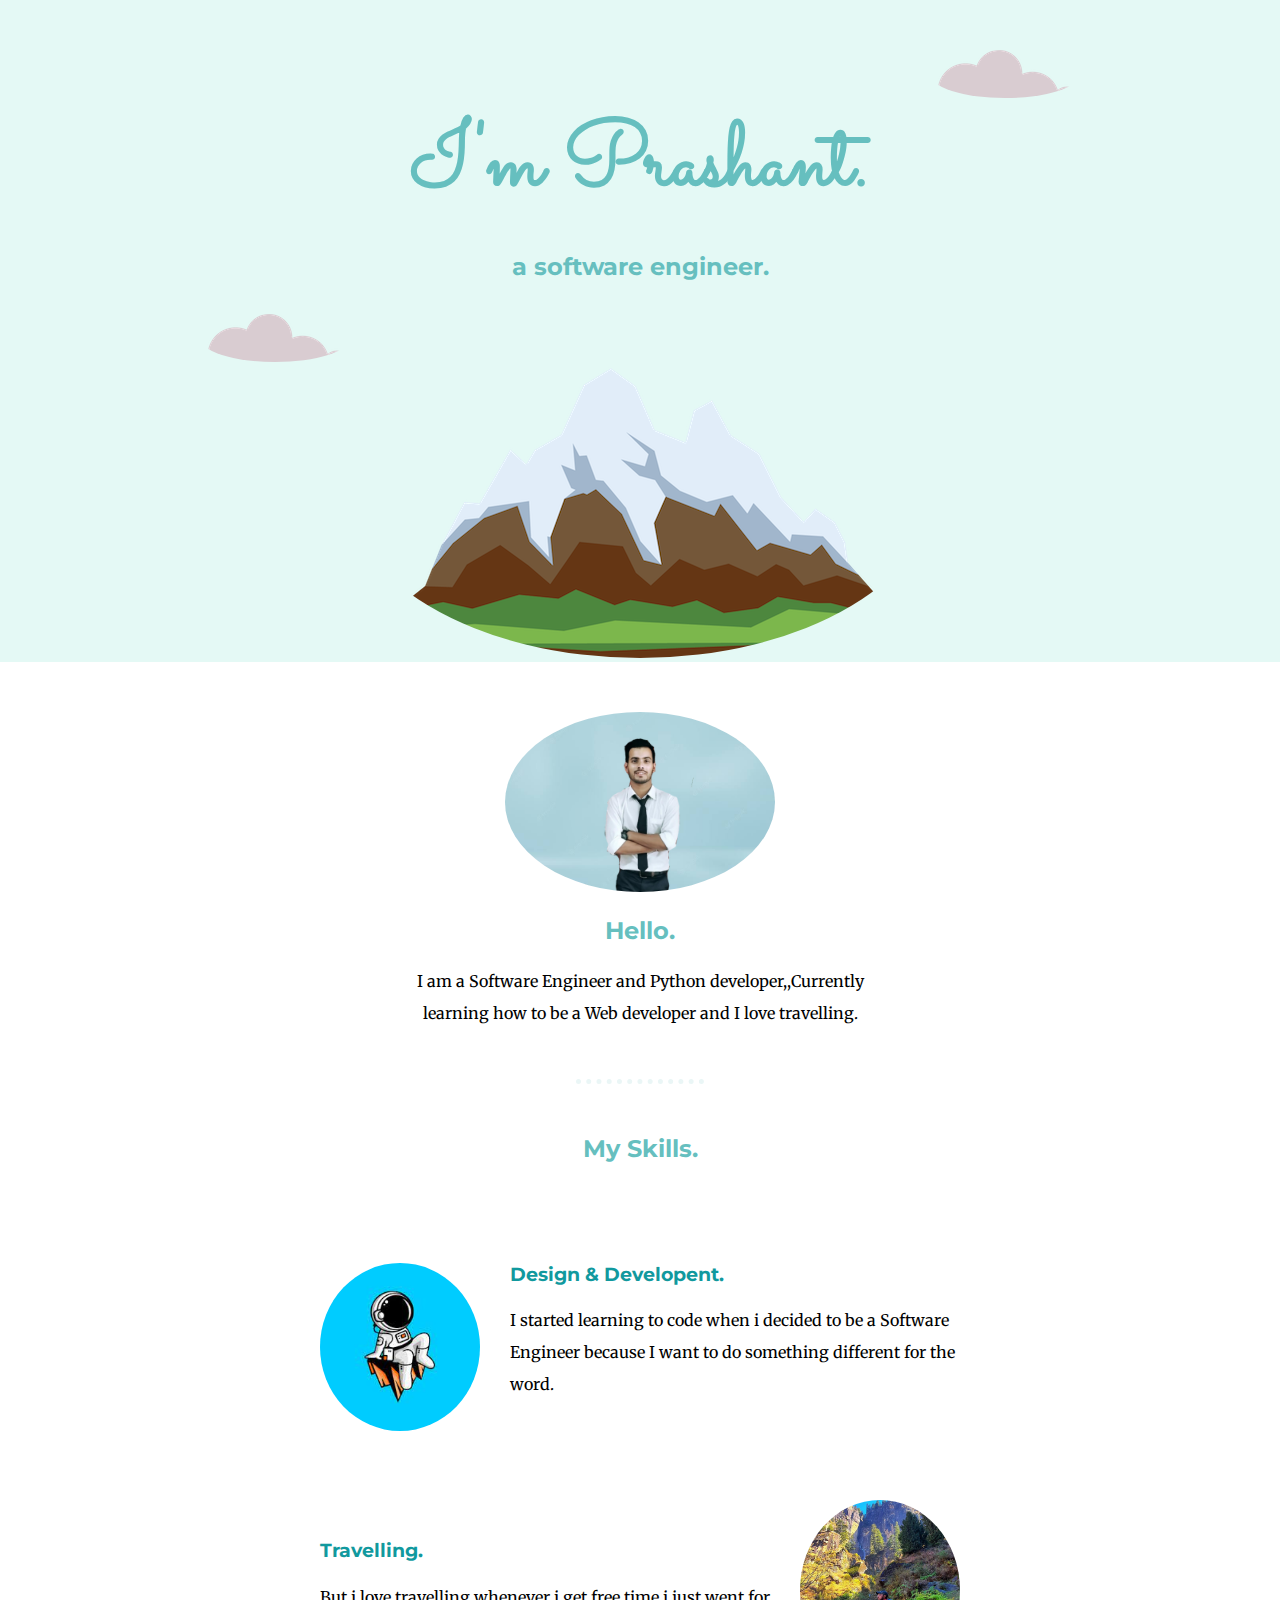
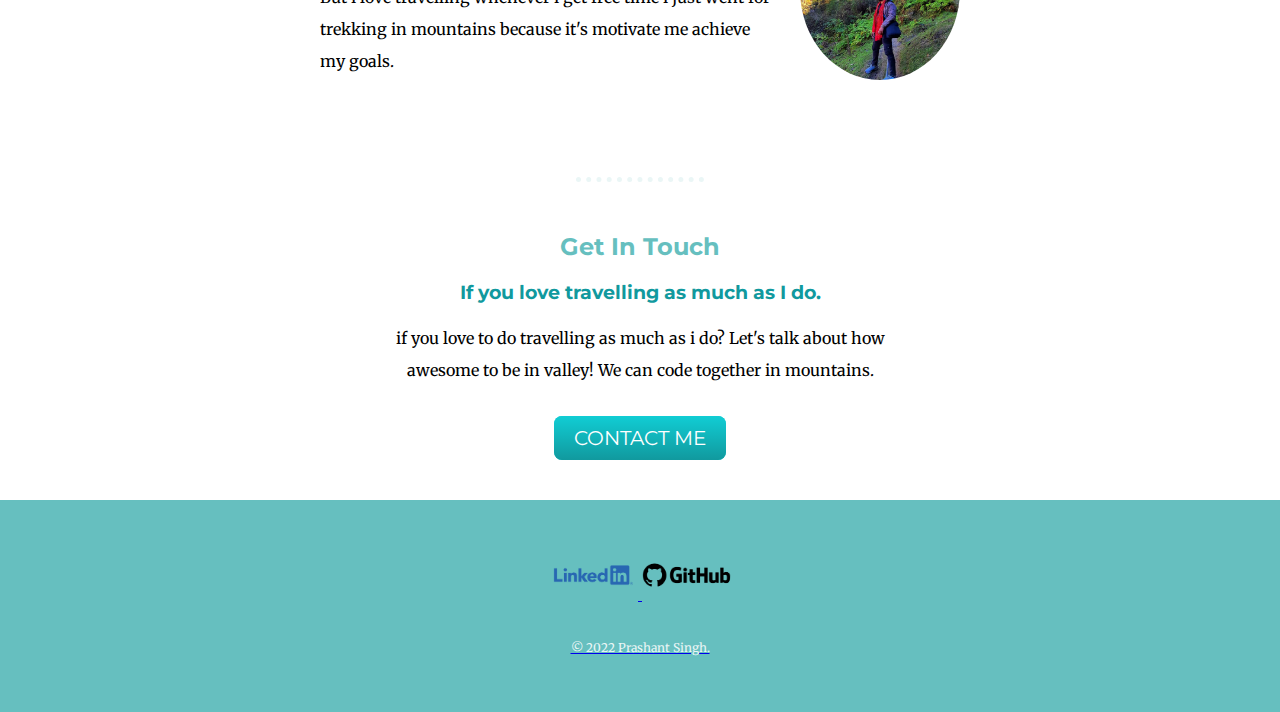
<file: index.html>
<!DOCTYPE html>
<html lang="en" dir="ltr">
  <head>
    <meta charset="utf-8">
    <title>Hii I'M PRASHANT</title>
    <link rel="stylesheet" href="css/styles.css">
    <link rel="icon" href="favicon.ico">
    <link rel="preconnect" href="https://fonts.googleapis.com">
<link rel="preconnect" href="https://fonts.gstatic.com" crossorigin>
<link href="https://fonts.googleapis.com/css2?family=Merriweather:ital@1&family=Montserrat&family=Sacramento&display=swap" rel="stylesheet">
  </head>
  <body>
    <div class="top-container">
      <img class="top-cloud"src="image/cloud.png" alt="cloud-img">
      <h1>I'm Prashant.</h1>
      <h2>a software engineer.</h2>
      <img class="bottom-cloud" src="image/cloud.png" alt="cloud-img">
      <img src="image/mountain.png" alt="mountain-img">
  </div>
  <div class="middle-container">
    <div class="profile">
      <img  class="image" src="prashant1.jpg" alt="profile pic" height="180">
      <h2>Hello.</h2>
      <p class="intro">I am a Software Engineer and Python developer,,Currently learning how to be a Web developer and I love travelling.</p>
    </div>
    <hr>
    <div class="skills">
      <h2>My Skills.</h2>
      <div class="skill-row">
        <img class="skill-image" src="skill.jpg" alt="skill-img">
        <h3>Design & Developent.</h3>
        <p class="clear">I started learning to code when i decided to be a Software Engineer because I want to do something different for the word.</p>
      </div>
      <div class="skill-row">
        <img class="trekk" src="trek.jpg" alt="trekking" height="180">
        <br>
        <h3>Travelling.</h3>
        <p class="cool">But i love travelling whenever i get free time i just went for trekking in mountains because it's  motivate me achieve my goals.</p>
      </div>
    </div>
    <hr>
    <div class="contact-me">
      <h2>Get In Touch</h2>
      <h3>If you love travelling as much as I do.</h3>
      <p class="contact">if you love to do travelling as much as i do? Let's talk about how awesome to be in valley! We can code together in mountains.</p>
      <br><br>
      <a class="btn" href="contact.html">CONTACT ME</a>
    </div>
  </div>


  <div class="bottom-container">
    <a class="footer-link" href="https://www.linkedin.com/in/prashant-kumar-singh-483814179"><img src="Linkedin-Logo.jpg" alt="Linkedin" height="50"</a>
    <a class="footer-link" href="https://github.com/prashantkumar321"><img src="github.jpg" alt="GitHub" height="50"</a>
    <p class="copyright">© 2022 Prashant Singh.</p>
  </div>

  </body>
</html>
</file>
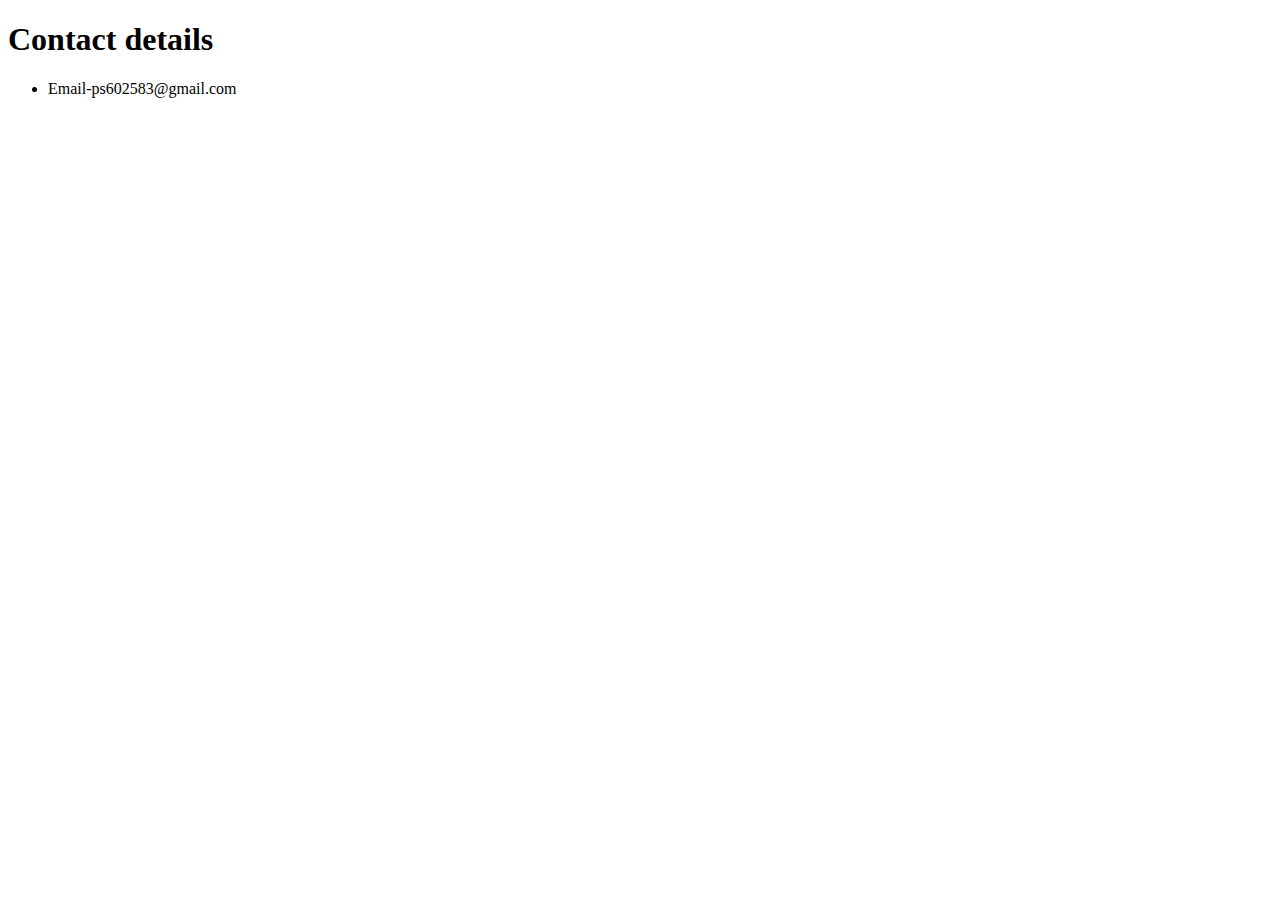
<file: contact.html>
<!DOCTYPE html>
<html lang="en" dir="ltr">
  <head>
    <meta charset="utf-8">
    <title></title>
  </head>
  <body>
    <h1> Contact details</h1>
    <ul>
      <li>Email-ps602583@gmail.com</li>
    </ul>

  </body>
</html>
</file>
<file: css/styles.css>
body{
  margin: 0;
  text-align: center;
  font-family: 'Merriweather', serif;

}
hr{
  background-color: white;
  border-style: none;
  border-top-style: dotted;
  border-color: #EAF6F6;
  border-width: 5px;
  width: 10%;
  margin: 50px auto;
}
h1 {
  color: #66BFBF;
  font-size: 5.625rem;
  margin: 50px auto 0 auto;
  margin-top: 0;
  font-family: 'Sacramento', cursive;

}
h2 {
  color: #66BFBF;
  font-size: 2.5rem
  font-weight: normal;
  font-family: 'Montserrat', sans-serif;


}
h3{
  color: #11999E;
  font-family: 'Montserrat', sans-serif;

}
img {
  border-radius: 50%;
}
.intro{
  width: 40%;
  margin: auto;
}
.contact{
  width: 40%;
  margin: auto;
}
p{
  line-height: 2;
}


.top-container{
  background-color: #e4f9f5;
  position: relative;
  padding-top: 100px;


}
.middle-container {
  margin: 50px 0;

}
.bottom-container{
  background-color: #66bfbf;
  padding: 50px 20px 20px;

}
.copyright{
  color: #EAF6F6;
  font-size: 0.75rem;
  padding: 20px 0;
}
.skill-image{
  width: 25%;
  float: left;
  margin-right: 30px;
}
.trekk{
  width: 25%;
  float: right;
  margin-left: 30px;
}
.skill-row{
  width: 50%;
  margin: 100px auto 100px auto;
  text-align: left;

}
.top-cloud{
  position: absolute;
  right: 200px;
  top: 50px;
}
.bottom-cloud{
  position: absolute;
  left: 200px;
  bottom: 300px;

}
.btn {
  background: #11cdd4;
  background-image: -webkit-linear-gradient(top, #11cdd4, #11999E);
  background-image: -moz-linear-gradient(top, #11cdd4, #11999E);
  background-image: -ms-linear-gradient(top, #11cdd4, #11999E);
  background-image: -o-linear-gradient(top, #11cdd4, #11999E);
  background-image: linear-gradient(to bottom, #11cdd4, #11999E);
  -webkit-border-radius: 8;
  -moz-border-radius:8;
  border-radius: 8px;
  font-family: 'Montserrat', sans-serif;
  color: #ffffff;
  font-size: 20px;
  padding: 10px 20px 10px 20px;
  text-decoration: none;
}

.btn:hover {
  background: #30e3cb;
  background-image: -webkit-linear-gradient(top, #30e3cb, #2bc4ad);
  background-image: -moz-linear-gradient(top, #30e3cb, #2bc4ad);
  background-image: -ms-linear-gradient(top, #30e3cb, #2bc4ad);
  background-image: -o-linear-gradient(top, #30e3cb, #2bc4ad);
  background-image: linear-gradient(to bottom, #30e3cb, #2bc4ad);
  text-decoration: none;
}
</file>
